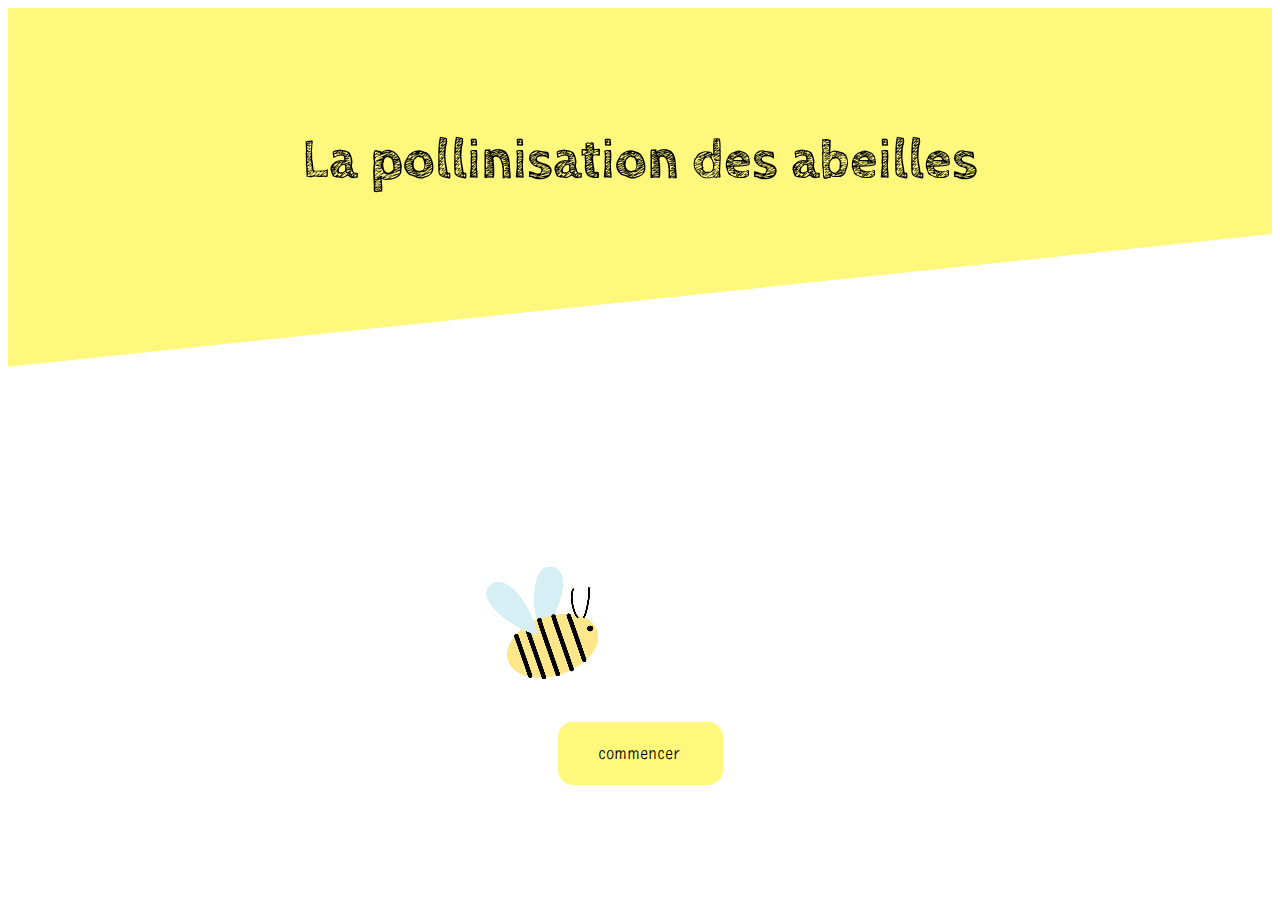
<file: index.html>
<!DOCTYPE html>
<html lang="en" dir="ltr">
  <head>
    <meta charset="utf-8">
    <link rel="stylesheet" href="styles/main.css">
    <link href="https://fonts.googleapis.com/css?family=Cabin+Sketch|Pompiere" rel="stylesheet">
    <title>La pollinisation des abeilles</title>
  </head>
  <body>
    <header>
        <h1>La pollinisation des abeilles</h1>
    </header>

    <div class="abeille">
    <video
           muted
           src="styles/video/abeille.mp4"
autoplay loop
           >
        Sorry, your browser doesn't support embedded videos.
    </video>
    </div>

      <a style="text-decoration:none" href="etape1.html" class="commencer" >commencer</a>

  </body>
</html>
</file>
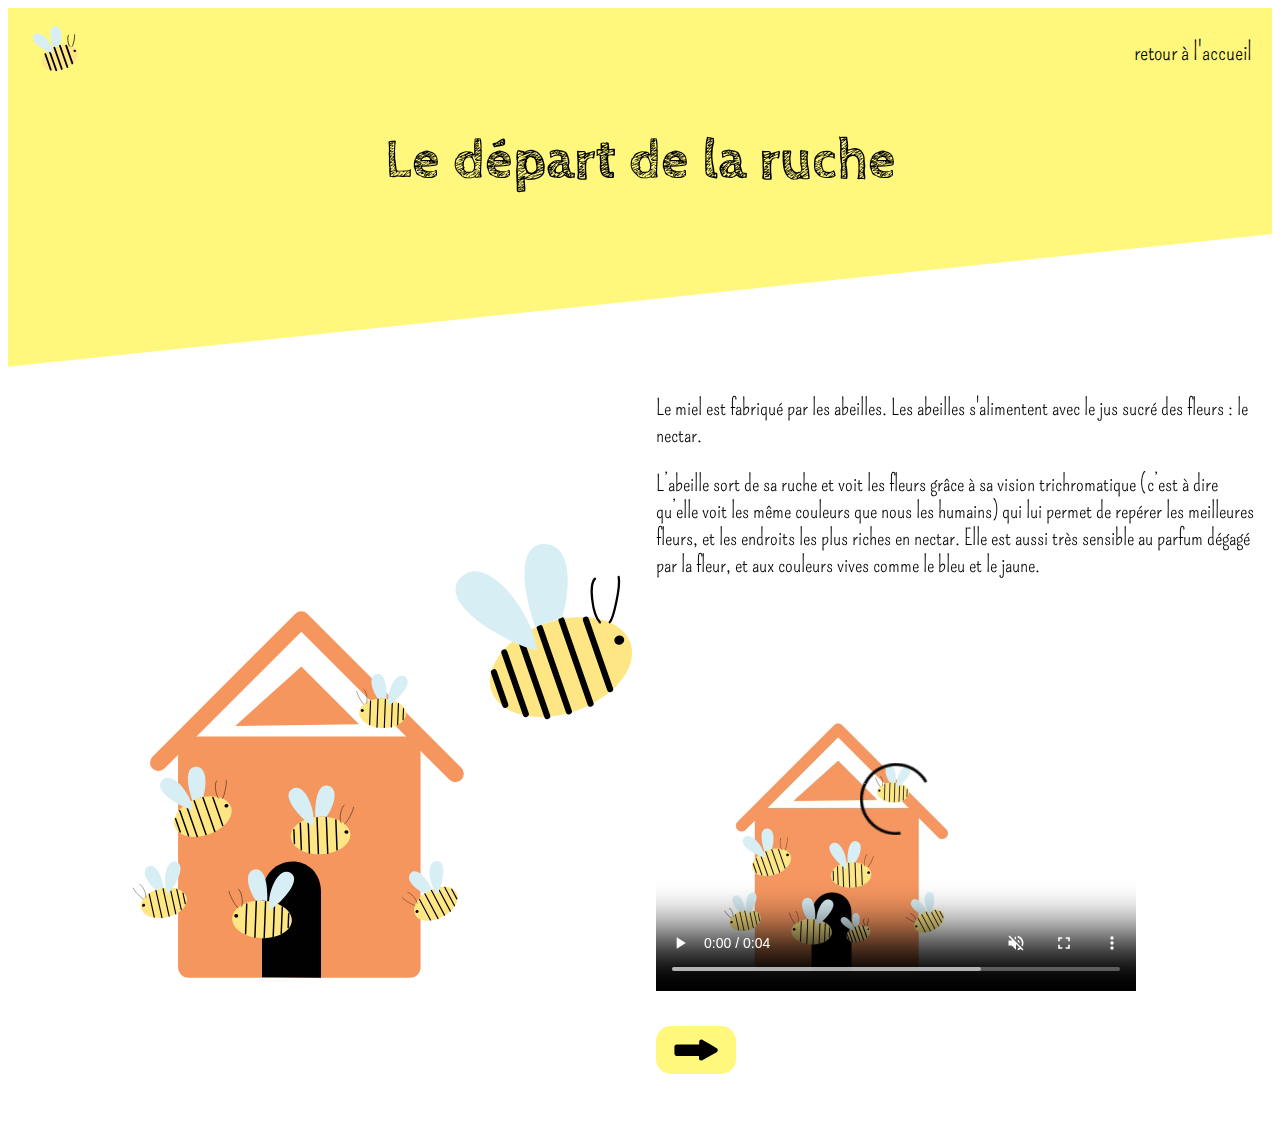
<file: etape1.html>
<!DOCTYPE html>
<html lang="en" dir="ltr">
  <head>
    <meta charset="utf-8">
    <link rel="stylesheet" href="styles/main.css">
    <link href="https://fonts.googleapis.com/css?family=Cabin+Sketch|Pompiere" rel="stylesheet">
    <title>Le départ de la ruche</title>
  </head>

  <body>
    <header>
      <a href="index.html"> <img class="abeille-menu" src="styles/images/abeille.svg" alt="abeille"> </a>
      <a style="text-decoration:none" href="index.html" class="accueil">retour à l'accueil</a>
        <h1>Le départ de la ruche</h1>
    </header>

    <div class="main">
      <div class="col1">
        <img class="illu" src="styles/images/ruche.svg" alt="abeille part de la ruche">
      </div>

      <div class="col2">
        <p>Le miel est fabriqué par les abeilles. Les abeilles s'alimentent avec le jus sucré des fleurs : le nectar.</p>

        <p>L’abeille sort de sa ruche et voit les fleurs grâce à sa vision trichromatique (c’est à dire qu’elle voit les même couleurs que nous les humains) qui lui permet de repérer les meilleures fleurs, et les endroits les plus riches en nectar. Elle est aussi très sensible au parfum dégagé par la fleur, et aux couleurs vives comme le bleu et le jaune.</p>

    <video controls
          loop
           muted
           src="styles/video/ruche.mp4"


           >
        Sorry, your browser doesn't support embedded videos.
    </video>

  <a href="https://www.youtube.com/watch?v=Z_4TlZCvYL4"></a>

      <a href="etape2.html"> <img class="suite" src="styles/images/suite.svg" alt="page suivante"> </a>

     </div>

</div>



  </body>
</html>
</file>
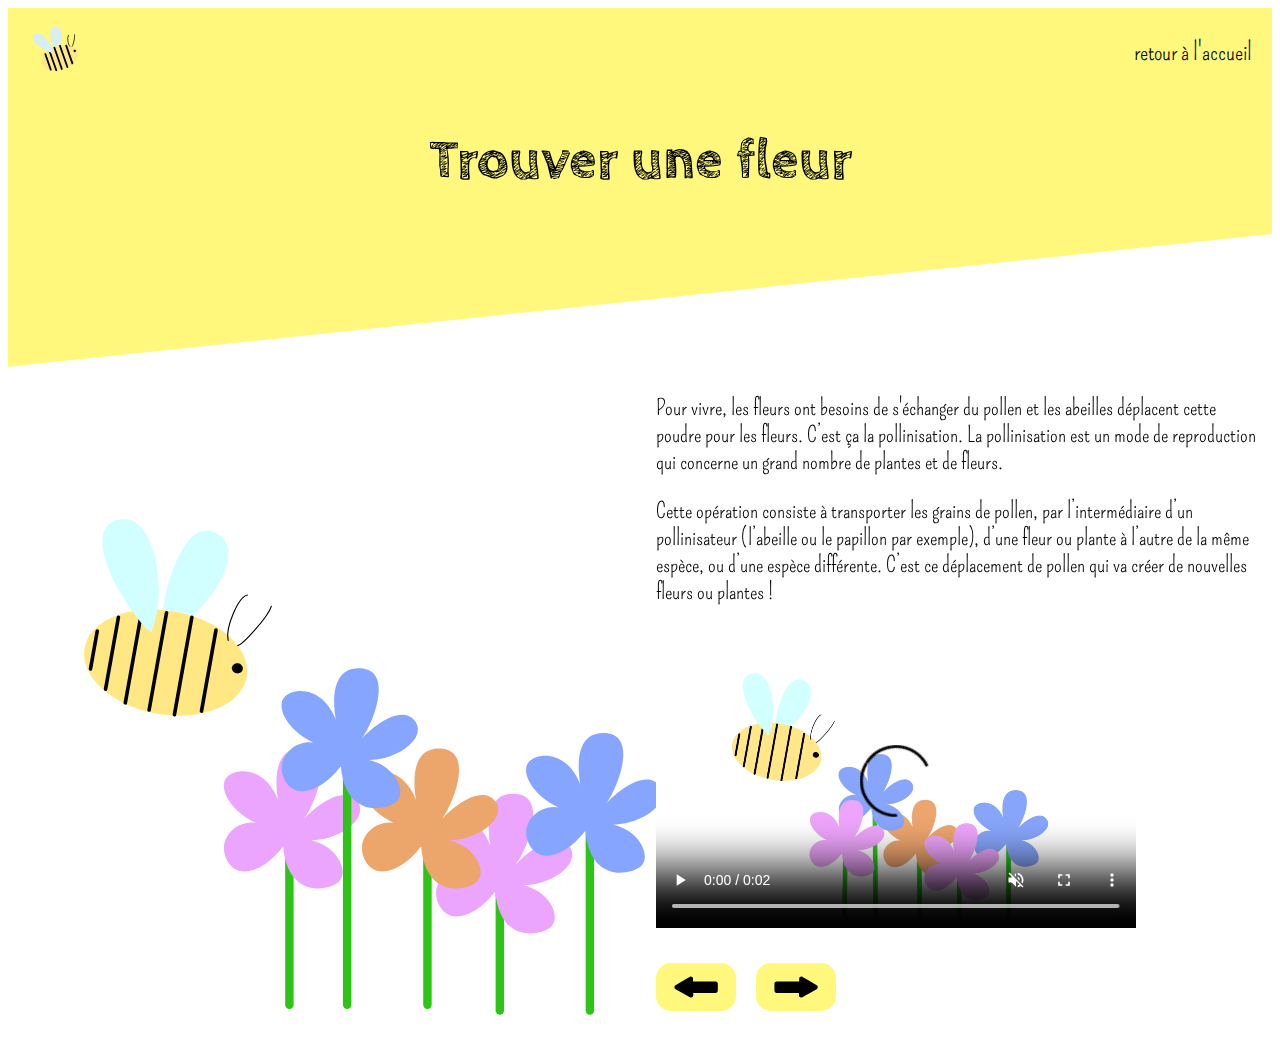
<file: etape2.html>
<!DOCTYPE html>
<html lang="en" dir="ltr">
  <head>
    <meta charset="utf-8">
    <link rel="stylesheet" href="styles/main.css">
  <link href="https://fonts.googleapis.com/css?family=Cabin+Sketch|Pompiere" rel="stylesheet">
    <title>Trouver une fleur</title>
  </head>

  <body>
    <header>
      <a href="index.html"> <img class="abeille-menu" src="styles/images/abeille.svg" alt="abeille"> </a>
      <a style="text-decoration:none" href="index.html" class="accueil">retour à l'accueil</a>
      <h1>Trouver une fleur</h1>
    </header>

<div class="main">
  <div class="col1">
    <img class="illu" src="styles/images/trouverfleur.svg" alt="abeille cherche une fleur">
  </div>

<div class="col2">

<p>Pour vivre, les fleurs ont besoins de s'échanger du pollen et les abeilles déplacent cette poudre pour les fleurs. C’est ça la pollinisation.
La pollinisation est un mode de reproduction qui concerne un grand nombre de plantes et de fleurs.</p>

<p>Cette opération consiste à transporter les grains de pollen, par l’intermédiaire d’un pollinisateur (l’abeille ou le papillon par exemple), d’une fleur ou plante à l’autre de la même espèce, ou d’une espèce différente. C’est ce déplacement de pollen qui va créer de nouvelles fleurs ou plantes !</p>
    <video controls
           loop
           muted
           src="styles/video/cherchefleur.mp4"

           >
        Sorry, your browser doesn't support embedded videos.
    </video>

    <a href="https://www.youtube.com/watch?v=Z_4TlZCvYL4"></a>

        <a href="etape1.html"> <img class="precedent" src="styles/images/precedent.svg" alt="page precedente"> </a>
        <a href="etape3.html"> <img class="suite" src="styles/images/suite.svg" alt="page suivante"> </a>

    </div>
</div>


  </body>
</html>
</file>
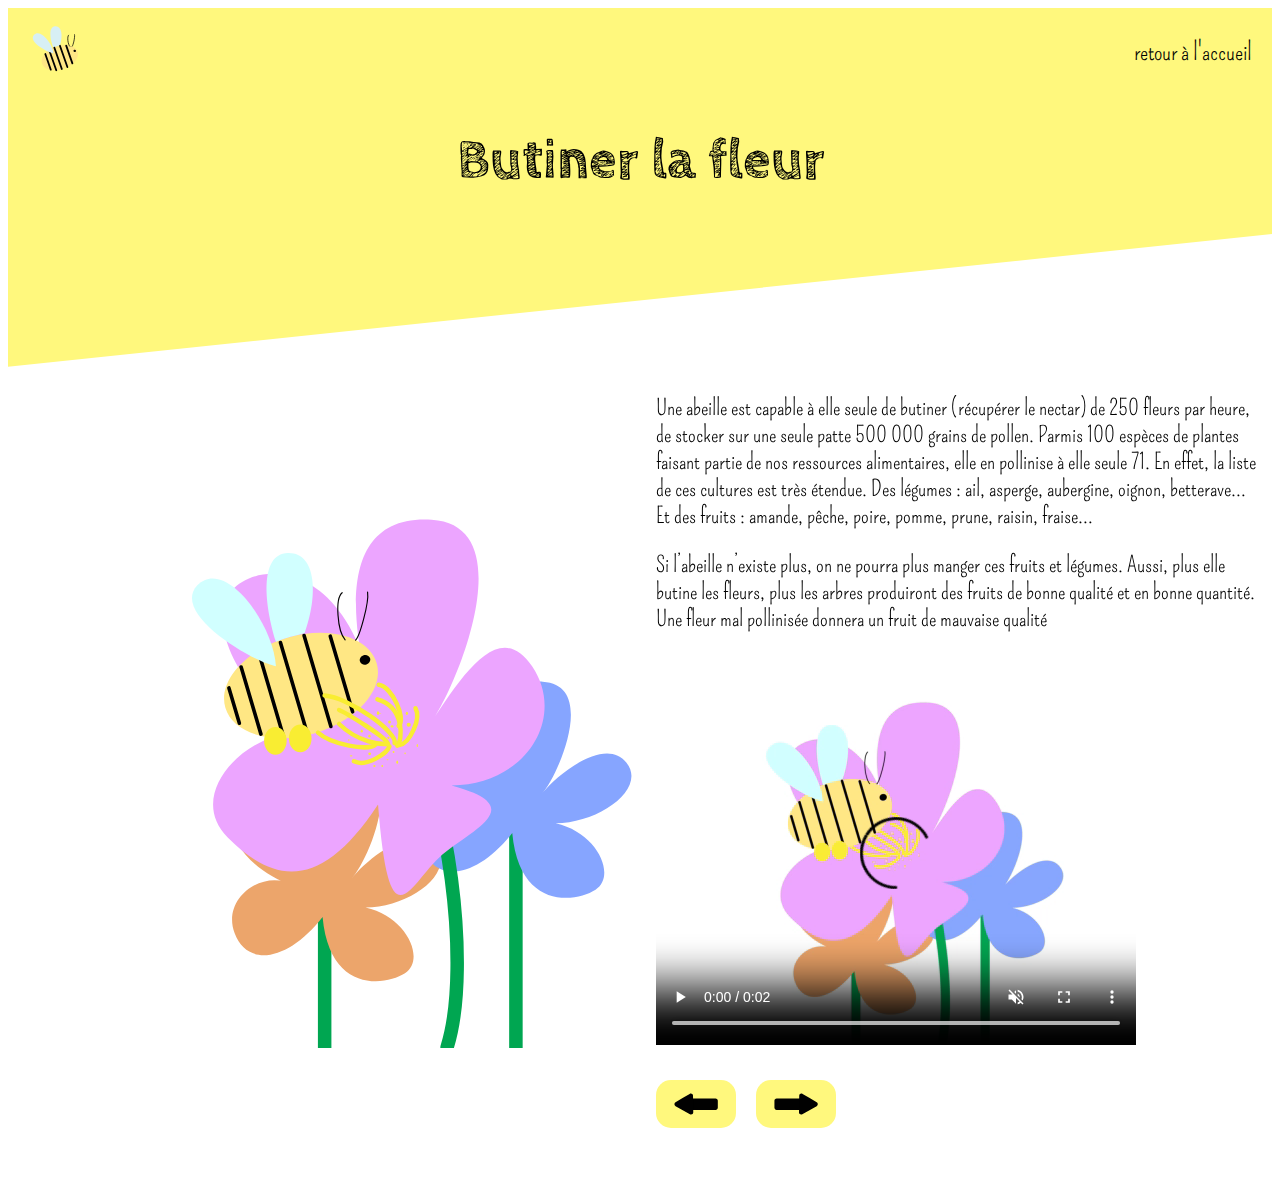
<file: etape3.html>
<!DOCTYPE html>
<html lang="en" dir="ltr">
  <head>
    <meta charset="utf-8">
    <link rel="stylesheet" href="styles/main.css">
    <link href="https://fonts.googleapis.com/css?family=Cabin+Sketch|Pompiere" rel="stylesheet">
    <title>Butiner la fleur</title>
  </head>

  <body>
    <header>
      <a href="index.html"> <img class="abeille-menu" src="styles/images/abeille.svg" alt="abeille"> </a>
      <a style="text-decoration:none" href="index.html" class="accueil">retour à l'accueil</a>
      <h1>Butiner la fleur</h1>
    </header>
    <div class="main">

      <div class="col1">
      <img class="illu" src="styles/images/butine.svg" alt="abeille butine">
      </div>

    <div class="col2">

<p>Une abeille est capable à elle seule de butiner (récupérer le nectar) de 250 fleurs par heure, de stocker sur une seule patte 500 000 grains de pollen. Parmis 100 espèces de plantes faisant partie de nos ressources alimentaires, elle en pollinise à elle seule 71.
En effet, la liste de ces cultures est très étendue. Des légumes : ail, asperge, aubergine, oignon, betterave…
Et des fruits : amande, pêche, poire, pomme, prune, raisin, fraise…</p>
<p>Si l’abeille n’existe plus, on ne pourra plus manger ces fruits et légumes.
Aussi, plus elle butine les fleurs, plus les arbres produiront des fruits de bonne qualité et en bonne quantité. Une fleur mal pollinisée donnera un fruit de mauvaise qualité</p>
    <video controls
           loop
           muted
           src="styles/video/butine.mp4"

           >
        Sorry, your browser doesn't support embedded videos.
    </video>

    <a href="https://www.youtube.com/watch?v=Z_4TlZCvYL4"></a>

      <a href="etape2.html"> <img class="precedent" src="styles/images/precedent.svg" alt="page precedente"> </a>
    <a href="etape4.html"> <img class="suite" src="styles/images/suite.svg" alt="page suivante"> </a>

        </div>

    </div>
  
  </body>
</html>
</file>
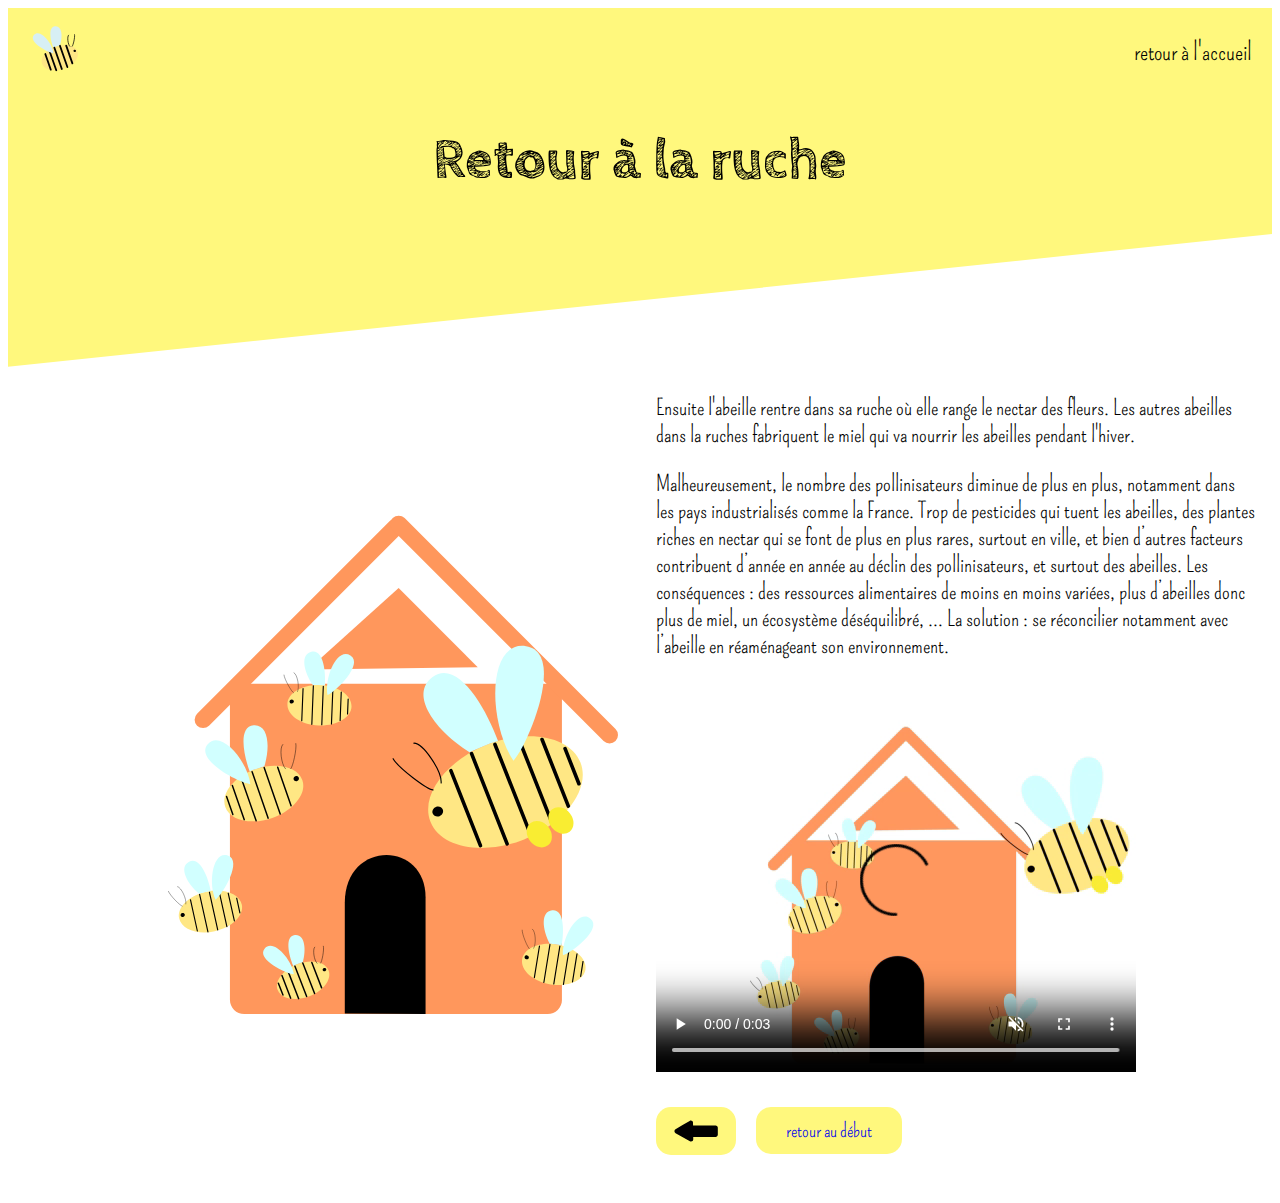
<file: etape4.html>
<!DOCTYPE html>
<html lang="en" dir="ltr">
  <head>
    <meta charset="utf-8">
    <link rel="stylesheet" href="styles/main.css">
  <link href="https://fonts.googleapis.com/css?family=Cabin+Sketch|Pompiere" rel="stylesheet">
    <title>Retour à la ruche</title>
  </head>

  <body>
    <header>
      <a href="index.html"> <img class="abeille-menu" src="styles/images/abeille.svg" alt="abeille"> </a>
      <a style="text-decoration:none" href="index.html" class="accueil">retour à l'accueil</a>
        <h1>Retour à la ruche</h1>
    </header>
        <div class="main">

          <div class="col1">
            <img class="illu" src="styles/images/retourruche.svg" alt="abeille retourne à la ruche">
          </div>

        <div class="col2">

<p>Ensuite l'abeille rentre dans sa ruche où elle range le nectar des fleurs. Les autres abeilles dans la ruches fabriquent le miel qui va nourrir les abeilles pendant l'hiver.</p>  <p>Malheureusement, le nombre des pollinisateurs diminue de plus en plus, notamment dans les pays industrialisés comme la France. Trop de pesticides qui tuent les abeilles, des plantes riches en nectar qui se font de plus en plus rares, surtout en ville, et bien d’autres facteurs contribuent d’année en année au déclin des pollinisateurs, et surtout des abeilles.
Les conséquences : des ressources alimentaires de moins en moins variées, plus d’abeilles donc plus de miel, un écosystème déséquilibré, …
La solution : se réconcilier notamment avec l’abeille en réaménageant son environnement.</p>
    <video controls
           muted
           loop
           src="styles/video/retourruche.mp4"

           >
        Sorry, your browser doesn't support embedded videos.
    </video>

    <a href="https://www.youtube.com/watch?v=Z_4TlZCvYL4"></a>

<div class="fleches">
  <a href="etape3.html"> <img class="precedent" src="styles/images/precedent.svg" alt="page precedente"> </a>
    <a  style="text-decoration:none" href="index.html"class="debut">retour au début</a>
</div>

  </div>

</div>

  </body>
</html>
</file>
<file: styles/main.css>
header {
  background: #fff87d;
  color: black;
  position: relative;


}

header:after {

  background: inherit;
  bottom: 0;
  content: '';
  display: block;
  height: 80%;
  left: 0;
  position: absolute;
  right: 0;
  transform: skewY(-6deg);
  transform-origin: 100%;
  z-index: -1;

}

.abeille-menu{
  position: fixed;
  margin-left: 15px;
  display: flex;
  width: 5%;
  z-index: 1;
  float: right;
  margin-top: 15px;
}

.abeille-menu:hover{
  width: 7%;
}

.accueil{
  margin-right: 20px;
  color: black;
  display: flex;
  padding-top: 30px;
  float: right;
  font-size: 1.5em;
}

.accueil:hover{
  font-size: 1.7em;
}

h1 {
  padding-top: 30px;
  padding: 120px;
  padding-bottom: 40px;
  margin-top: 0px;
  font-family: 'Cabin Sketch', cursive;
  font-size: 3.5em;
  text-align: center;
  margin-left: auto;
  margin-right: auto;
}

.abeille{
  width: 20%;
  z-index: 1;
  display: flex;
  padding-right: 150px;
  margin-left: auto;
  margin-right: auto;
  align-items: center;
  margin-top: 300px;
  width: 200px;

}

.illu{
  width:120%;
}

p{
  font-family: 'Pompiere', cursive;
  font-size: 1.4em;
}

.main{
  display: flex;
  flex-wrap: wrap;
  justify-content: space-around;
}

.col1{
  margin-top: 200px;
  flex-basis: 600px;
  flex-grow: 0;
  flex-shrink: 0;
}


.col2{
  margin-top: 100px;
flex-basis: 600px;
flex-grow: 0;
flex-shrink: 0;
}


a{
  font-family: 'Pompiere', cursive;
}

.commencer{
  display: flex;
  margin-left: auto;
  margin-right: auto;
  margin-bottom: 50px;
  text-align: center;
  font-size: 1.5em;
  width: 85px;
  padding-top: 15px;
  padding-bottom: 20px;
  padding-left: 40px;
  padding-right: 40px;
  background-color: #fff87d;
  border-radius: 15px 15px 15px 15px;
-moz-border-radius: 15px 15px 15px 15px;
-webkit-border-radius: 15px 15px 15px 15px;
color: black;
}


.commencer:hover{
  color: white;
  background-color: black;

}

video{
  display: flex;
  padding-top: 30px;
  padding-bottom: 30px;
width: 80%;
}

.precedent{
  float: left;
  position: relative;
  display: flex;
  margin-top: 5px;
  padding-right: 10px;
  padding-left: 10px;
  margin-right: 20px;
  width: 10%;
  background-color: #fff87d;
  border-radius: 15px 15px 15px 15px;
  -moz-border-radius: 15px 15px 15px 15px;
  -webkit-border-radius: 15px 15px 15px 15px;
  margin-bottom: 40px;


}

.precedent:hover{
  background-color: black;
  border-radius: 15px 15px 15px 15px;
-moz-border-radius: 15px 15px 15px 15px;
-webkit-border-radius: 15px 15px 15px 15px;
}

.suite {

  margin-top: 5px;
  padding-right: 10px;
  padding-left: 10px;
  width: 10%;
  background-color: #fff87d;
  border-radius: 15px 15px 15px 15px;
-moz-border-radius: 15px 15px 15px 15px;
-webkit-border-radius: 15px 15px 15px 15px;
margin-bottom: 40px;

}

.suite:hover{
  background-color: black;
  border-radius: 15px 15px 15px 15px;
-moz-border-radius: 15px 15px 15px 15px;
-webkit-border-radius: 15px 15px 15px 15px;
}

.debut{
  float: left;
  position: relative;
  display: flex;
  margin-top: 5px;
  padding-top: 12px;
  padding-bottom: 12px;
  padding-right: 30px;
  padding-left: 30px;
  font-size: 1.2em;
  background-color: #fff87d;
  border-radius: 15px 15px 15px 15px;
  -moz-border-radius: 15px 15px 15px 15px;
  -webkit-border-radius: 15px 15px 15px 15px;
  margin-bottom: 40px;


}

.debut:hover{
  color: black;
  background-color: black;
  border-radius: 15px 15px 15px 15px;
-moz-border-radius: 15px 15px 15px 15px;
-webkit-border-radius: 15px 15px 15px 15px;
}

.output {
    background: #eee;
    position: relative;
</file>
